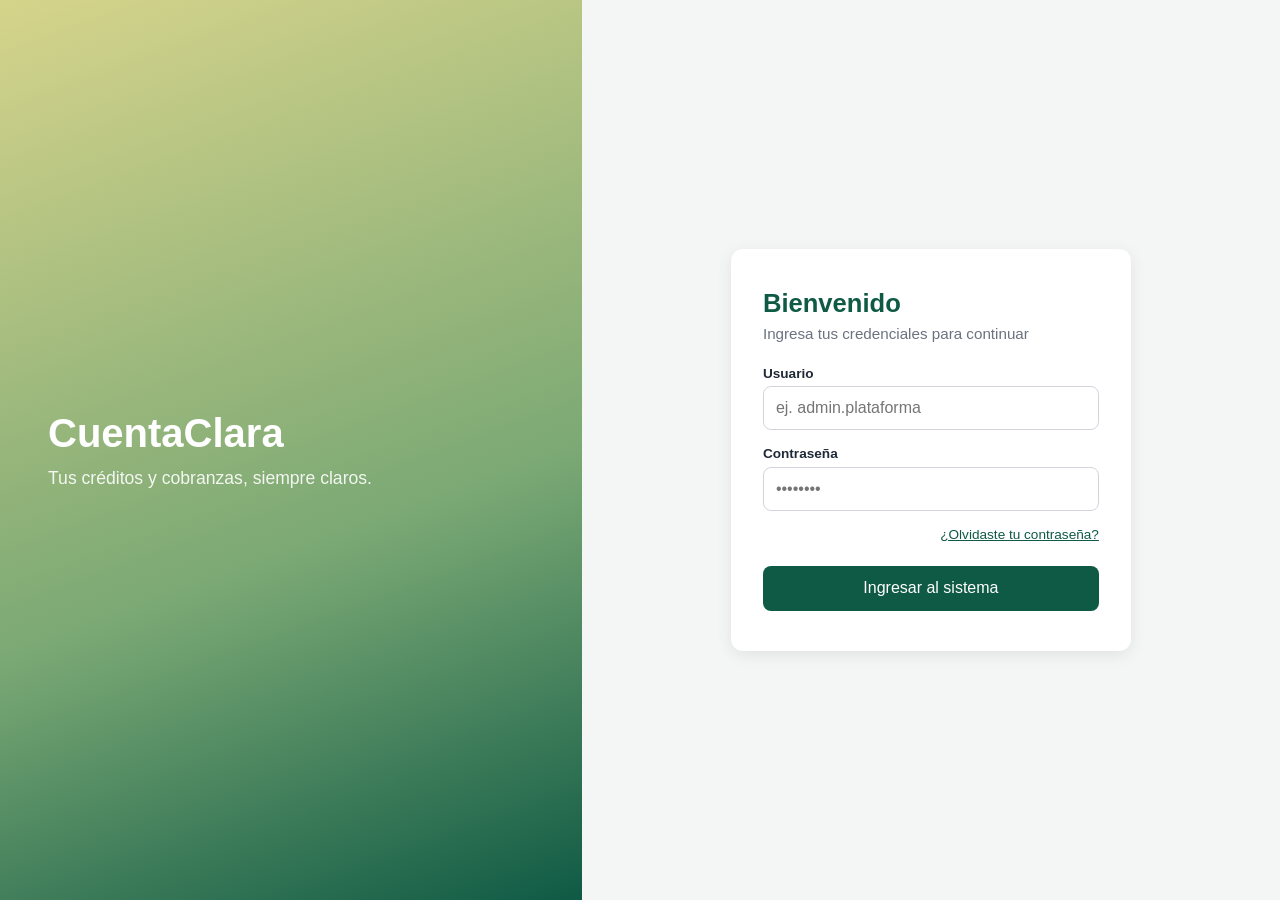
<file: login.html>
<!DOCTYPE html>
<html lang="es">
<head>
  <meta charset="UTF-8">
  <meta name="viewport" content="width=device-width, initial-scale=1.0">
  <title>Iniciar sesión | CuentaClara</title>
  <link rel="stylesheet" href="css/login.css">
</head>
<body>
  <div class="login-layout">

    <aside class="brand-panel">
      <h1 class="brand-name">CuentaClara</h1>
      <p class="brand-tagline">Tus créditos y cobranzas, siempre claros.</p>
    </aside>

    <main class="form-panel">
      <div class="login-card">
        <h2>Bienvenido</h2>
        <p class="subtitle">Ingresa tus credenciales para continuar</p>

        <form id="login-form">
          <div class="field">
            <label for="usuario">Usuario</label>
            <input type="text" id="usuario" placeholder="ej. admin.plataforma" autocomplete="username">
          </div>

          <div class="field">
            <label for="password">Contraseña</label>
            <input type="password" id="password" placeholder="••••••••" autocomplete="current-password">
          </div>

          <a href="#" class="forgot">¿Olvidaste tu contraseña?</a>

          <button type="submit" class="btn-login">Ingresar al sistema</button>
        </form>
      </div>
    </main>

  </div>
</body>
</html>
</file>
<file: css/login.css>
* {
  margin: 0;
  padding: 0;
  box-sizing: border-box;
}

:root {
  --verde-oscuro: #0f5a45;
  --verde-medio: #7aa874;
  --crema: #d6d48b;
  --fondo: #f4f6f5;
  --texto: #1f2937;
  --gris: #6b7280;
  --borde: #d1d5db;
}

body {
  font-family: Arial, sans-serif;
  color: var(--texto);
}

/* Pantalla dividida en dos columnas */
.login-layout {
  display: grid;
  grid-template-columns: 1fr 1.2fr;
  min-height: 100vh;
}

/* Panel izquierdo: marca */
.brand-panel {
  background: linear-gradient(160deg, var(--crema), var(--verde-medio) 60%, var(--verde-oscuro));
  color: white;
  display: flex;
  flex-direction: column;
  justify-content: center;
  padding: 3rem;
}

.brand-name {
  font-size: 2.5rem;
  margin-bottom: 0.75rem;
}

.brand-tagline {
  font-size: 1.1rem;
  opacity: 0.9;
}

/* Panel derecho: formulario */
.form-panel {
  background: var(--fondo);
  display: flex;
  align-items: center;
  justify-content: center;
  padding: 2rem;
}

.login-card {
  background: white;
  width: 100%;
  max-width: 400px;
  padding: 2.5rem 2rem;
  border-radius: 12px;
  box-shadow: 0 4px 16px rgba(0, 0, 0, 0.08);
}

.login-card h2 {
  font-size: 1.6rem;
  color: var(--verde-oscuro);
  margin-bottom: 0.4rem;
}

.subtitle {
  color: var(--gris);
  font-size: 0.95rem;
  margin-bottom: 1.5rem;
}

/* Campos */
.field {
  margin-bottom: 1rem;
}

.field label {
  display: block;
  font-size: 0.85rem;
  font-weight: bold;
  margin-bottom: 0.35rem;
}

.field input {
  width: 100%;
  padding: 0.75rem;
  border: 1px solid var(--borde);
  border-radius: 8px;
  font-size: 1rem;
}

.field input:focus {
  outline: none;
  border-color: var(--verde-oscuro);
  box-shadow: 0 0 0 3px rgba(15, 90, 69, 0.15);
}

/* Enlace y botón */
.forgot {
  display: block;
  text-align: right;
  font-size: 0.85rem;
  color: var(--verde-oscuro);
  margin-bottom: 1.5rem;
}

.btn-login {
  width: 100%;
  padding: 0.85rem;
  background: var(--verde-oscuro);
  color: white;
  border: none;
  border-radius: 8px;
  font-size: 1rem;
  cursor: pointer;
}

.btn-login:hover {
  background: #0b4534;
}

/* Celulares: una sola columna */
@media (max-width: 800px) {
  .login-layout {
    grid-template-columns: 1fr;
  }

  .brand-panel {
    padding: 2rem;
  }
}
</file>
